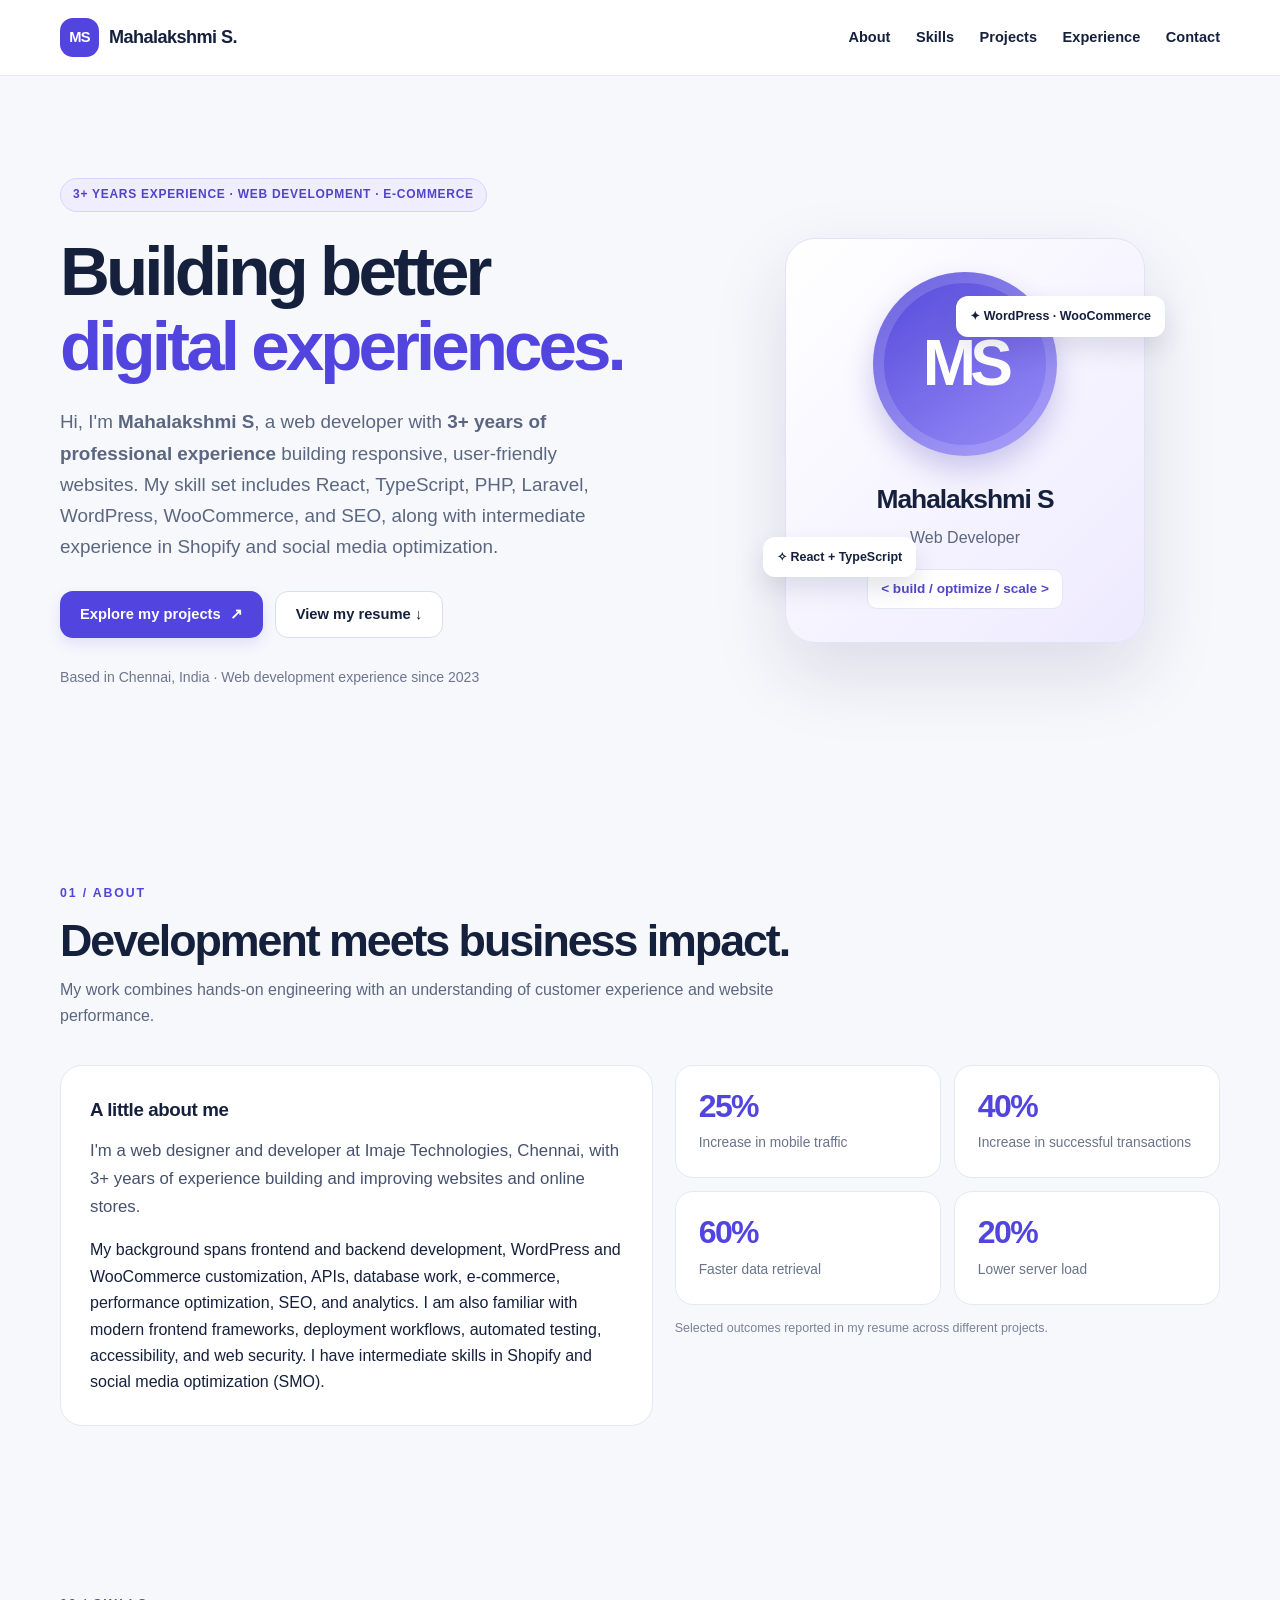
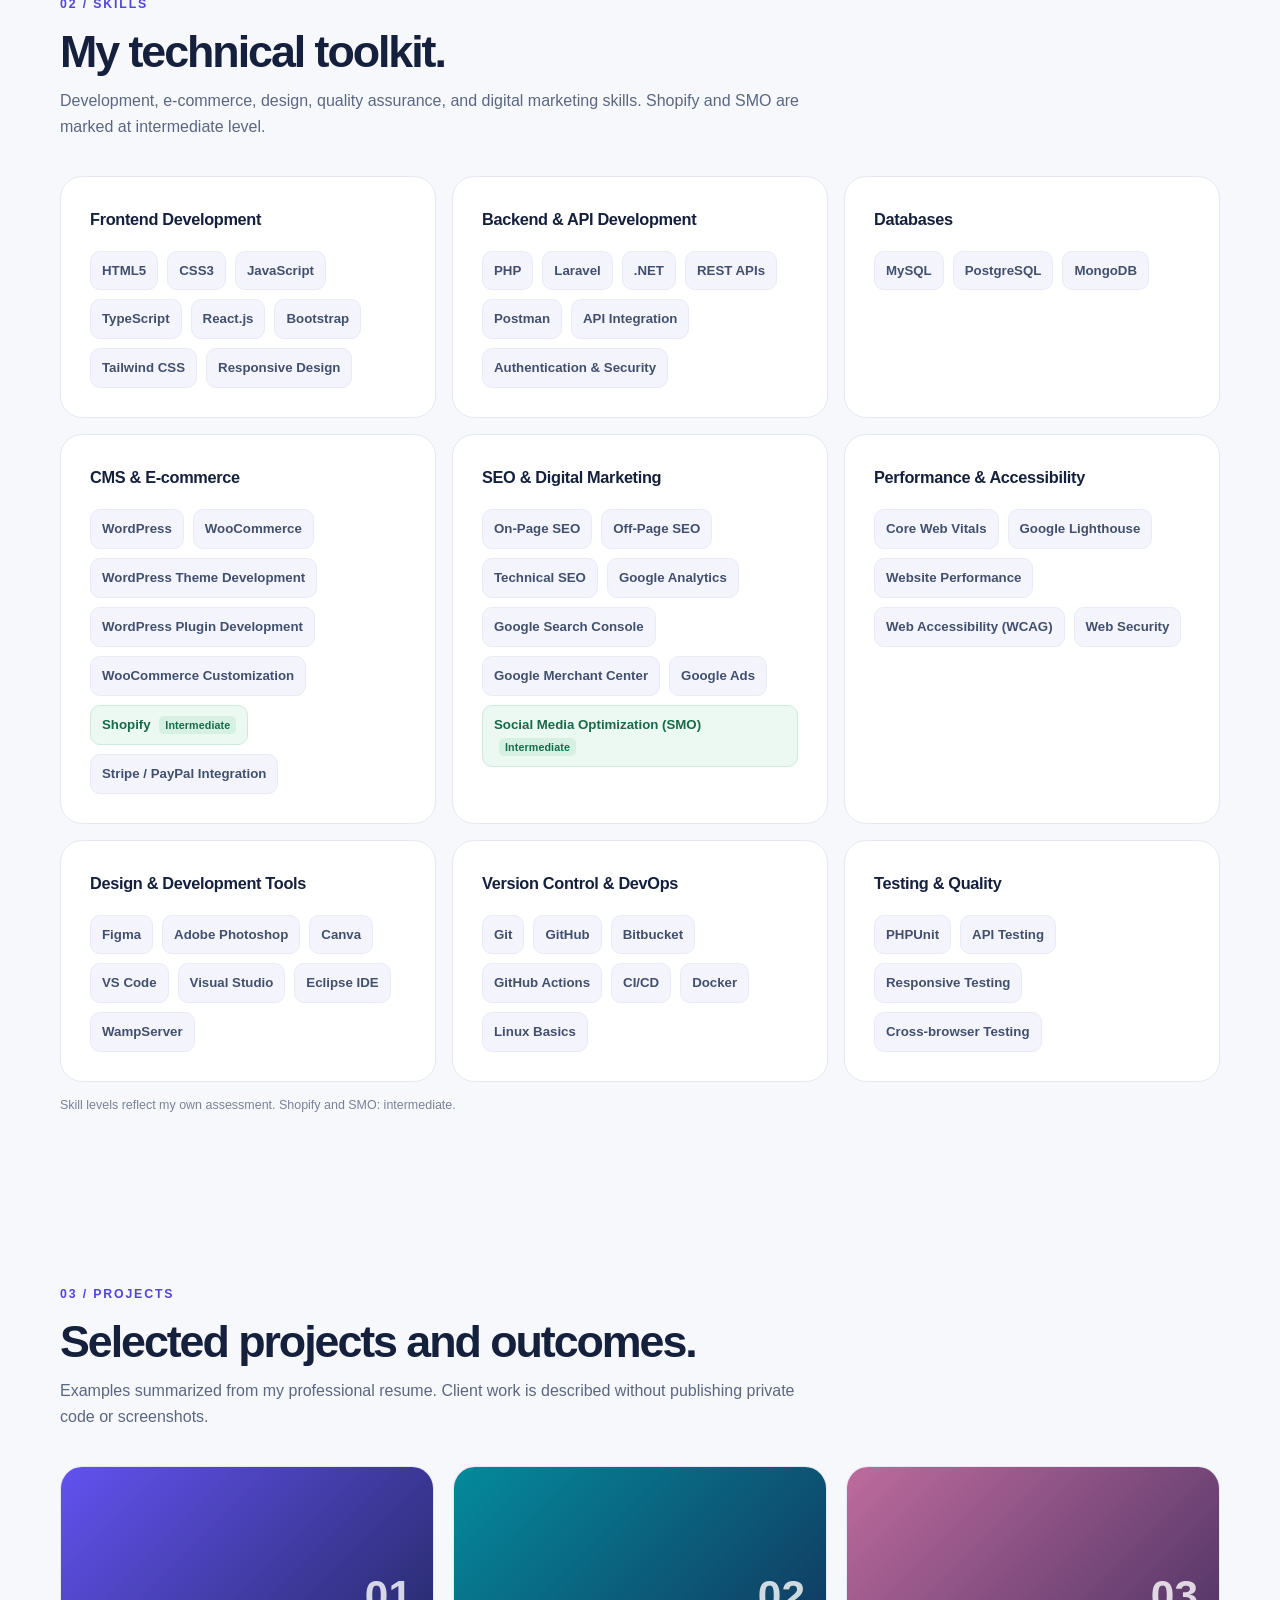
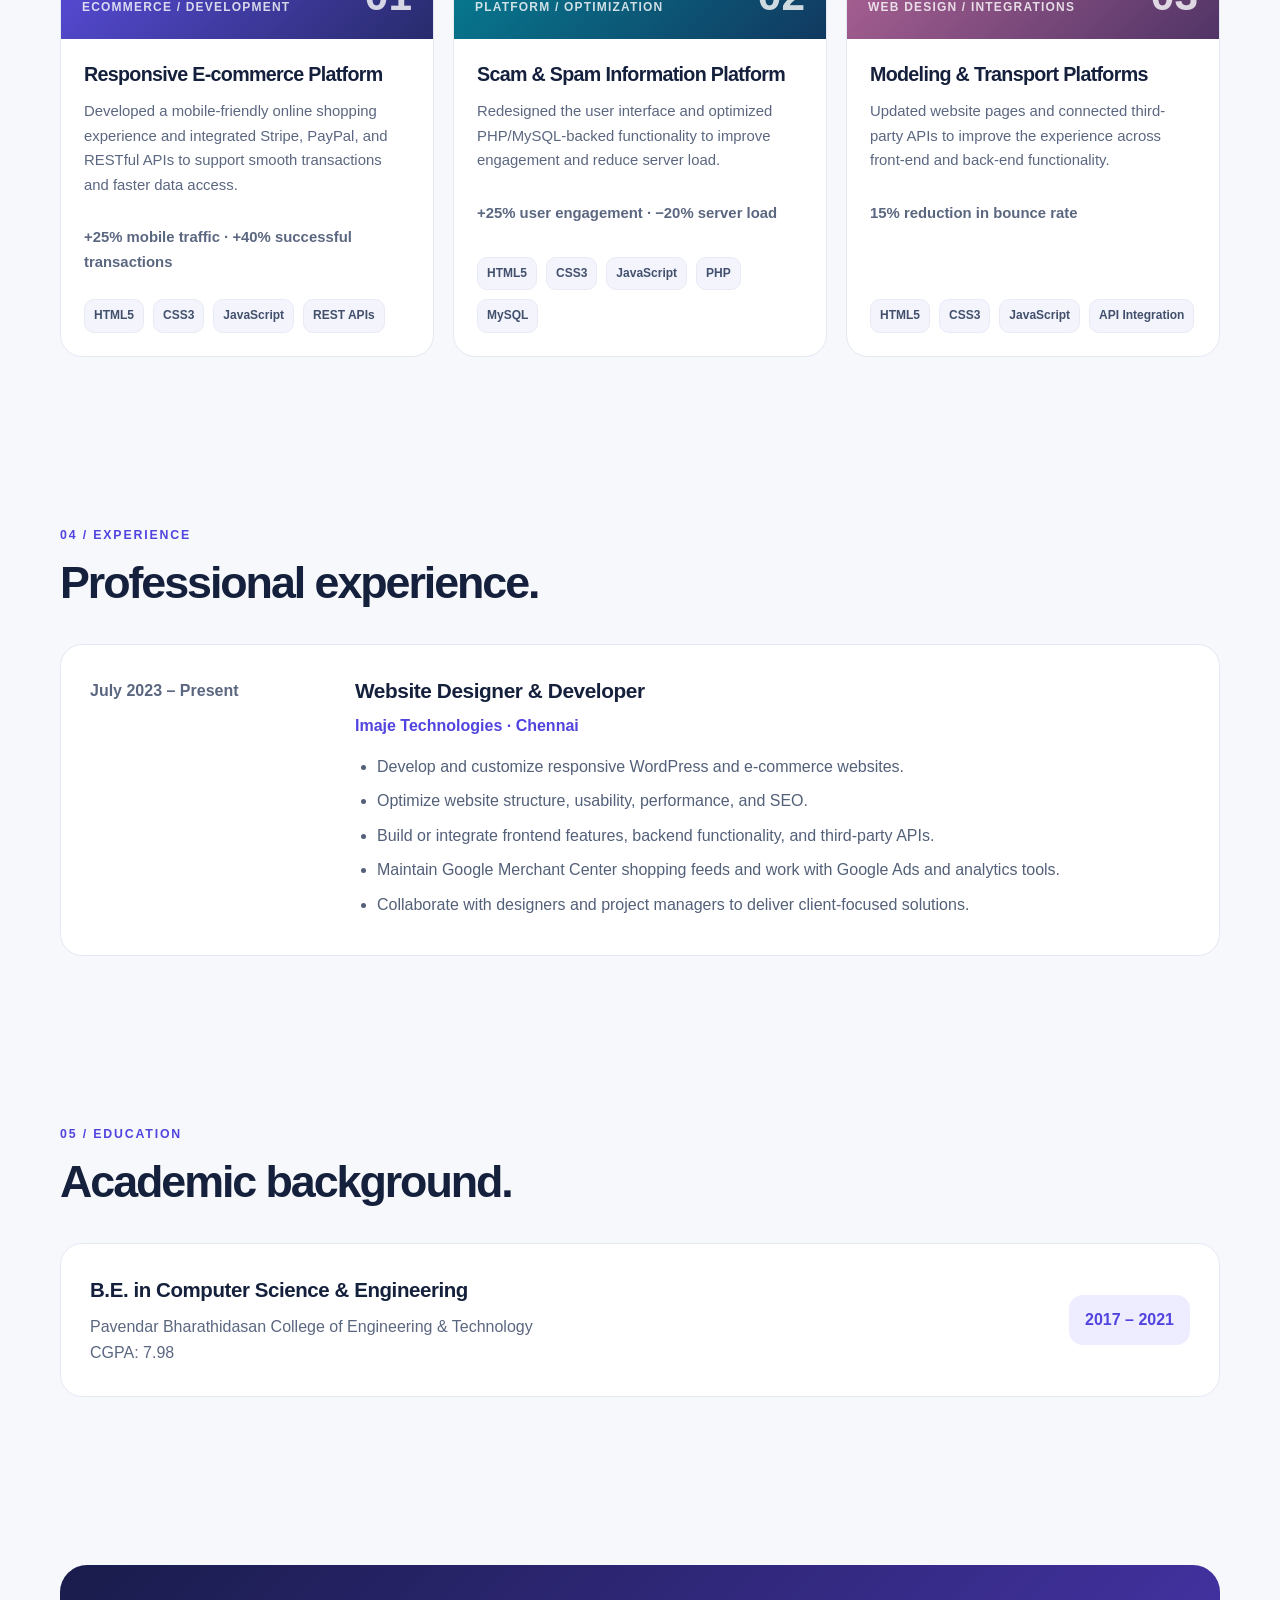
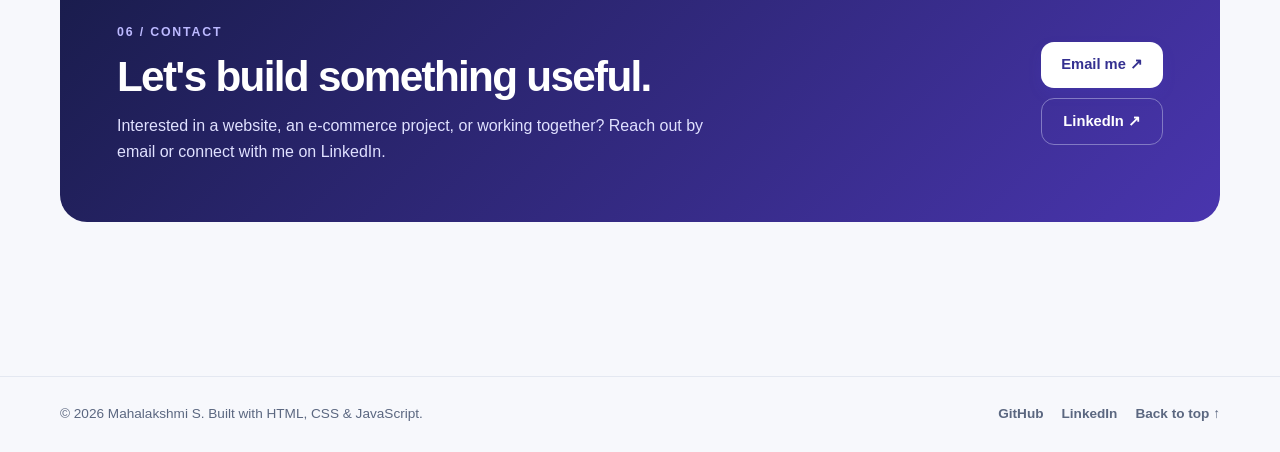
<file: index.html>
<!doctype html>
<html lang="en">
<head>
  <meta charset="utf-8">
  <meta name="viewport" content="width=device-width, initial-scale=1">
  <meta name="theme-color" content="#101a35">
  <meta name="description" content="Mahalakshmi S is a web developer with 3+ years of experience across React, TypeScript, PHP, Laravel, WordPress, WooCommerce, Shopify, SEO, and web performance.">
  <meta property="og:type" content="website">
  <meta property="og:title" content="Mahalakshmi S | Web Developer & E-commerce Specialist">
  <meta property="og:description" content="Explore the web development projects, modern technology stack, e-commerce skills, and measurable impact of Mahalakshmi S.">
  <title>Mahalakshmi S | Web Developer & E-commerce Specialist</title>
  <style>
    :root {
      --bg: #f7f8fc; --surface: #fff; --ink: #15203c; --muted: #5b6780;
      --line: #e4e8f1; --primary: #5144df; --primary-dark: #3e32b5;
      --soft: #eeecff; --mint: #dff8ec; --radius: 22px;
    }
    * { box-sizing: border-box; }
    html { scroll-behavior: smooth; scroll-padding-top: 90px; }
    body { margin: 0; background: var(--bg); color: var(--ink);
      font-family: Inter, ui-sans-serif, -apple-system, BlinkMacSystemFont, "Segoe UI", Arial, sans-serif;
      line-height: 1.65; -webkit-font-smoothing: antialiased; }
    a { color: inherit; text-decoration: none; }
    button, a { -webkit-tap-highlight-color: transparent; }
    a:focus-visible, summary:focus-visible { outline: 3px solid #e0a83b; outline-offset: 5px; }
    .skip { position: absolute; left: 10px; top: -100px; padding: 10px 18px; z-index: 20; background: white; }
    .skip:focus { top: 12px; }
    .container { width: min(1160px, calc(100% - 44px)); margin-inline: auto; }
    .site-header { position: sticky; top: 0; z-index: 12; background: rgba(255,255,255,.94);
      backdrop-filter: blur(15px); border-bottom: 1px solid var(--line); }
    .nav { display: flex; align-items: center; justify-content: space-between; min-height: 75px; gap: 20px; }
    .brand { display: flex; align-items: center; gap: 10px; font-weight: 850; letter-spacing: -.03em; font-size: 1.13rem; }
    .brand-mark { display: grid; place-items: center; width: 39px; height: 39px; border-radius: 13px;
      color: white; background: var(--primary); font-size: .92rem; letter-spacing: -.06em; }
    .nav-links { display: flex; align-items: center; gap: clamp(16px, 2vw, 31px); font-size: .91rem; font-weight: 650; }
    .nav-links a:hover, .foot-links a:hover { color: var(--primary); }
    .mobile-nav { display: none; }
    .button { display: inline-flex; align-items: center; justify-content: center; gap: 9px;
      padding: 13px 20px; border-radius: 13px; background: var(--primary); color: white;
      font-size: .92rem; font-weight: 750; line-height: 1.3; box-shadow: 0 6px 14px rgba(81,68,223,.13); }
    .button:hover { background: var(--primary-dark); transform: translateY(-1px); }
    .button.secondary { background: white; color: var(--ink); border: 1px solid #d9deeb; box-shadow: none; }
    .button.secondary:hover { background: var(--soft); }
    .eyebrow { color: var(--primary); font-size: .77rem; letter-spacing: .15em; text-transform: uppercase; font-weight: 850; }
    .hero { padding: 102px 0 95px; overflow: hidden; }
    .hero-grid { display: grid; grid-template-columns: minmax(0,1.06fr) minmax(300px,.94fr); gap: clamp(32px,6vw,75px); align-items: center; }
    .status { display: inline-block; border: 1px solid #d9d4ff; background: #efedff; color: #5144c9;
      border-radius: 999px; padding: 6px 12px; font-size: .75rem; font-weight: 800; letter-spacing: .06em; text-transform: uppercase; }
    h1, h2, h3, p { margin-top: 0; }
    h1 { font-size: clamp(2.7rem, 5.4vw, 4.9rem); line-height: 1.09; letter-spacing: -.057em; margin: 22px 0 22px; }
    .gradient { color: var(--primary); }
    .hero-intro { color: var(--muted); font-size: clamp(1.04rem,1.7vw,1.18rem); max-width: 600px; }
    .hero-actions { display: flex; flex-wrap: wrap; gap: 12px; margin-top: 29px; }
    .hero-footnote { margin-top: 28px; color: #6e7690; font-size: .88rem; }
    .hero-visual { position: relative; min-height: 455px; display: grid; place-items: center; }
    .halo { position: absolute; width: 370px; height: 370px; background: radial-gradient(circle, #dedaff 0, #edf0ff 53%, transparent 71%);
      filter: blur(3px); border-radius: 50%; }
    .profile-card { position: relative; width: min(360px, 100%); min-height: 405px; border: 1px solid #e3e1f6; border-radius: 30px;
      box-shadow: 0 30px 75px rgba(29,32,88,.13); background: linear-gradient(135deg,#fff 0%,#eeeaff 100%);
      padding: 30px; display: flex; flex-direction: column; align-items: center; justify-content: center; text-align: center; }
    .portrait { display: grid; place-items: center; width: 184px; height: 184px; border-radius: 50%;
      background: linear-gradient(145deg,#5247d9,#9c91f9); color: #fff; font-size: 4rem; font-weight: 900; letter-spacing: -.09em;
      box-shadow: inset 0 0 0 11px rgba(255,255,255,.15), 0 14px 28px rgba(68,54,175,.24); }
    .profile-card h2 { margin: 22px 0 0; font-size: 1.65rem; letter-spacing: -.04em; }
    .profile-card p { margin: 3px 0 18px; color: var(--muted); }
    .code-tag { background: #fff; padding: 8px 13px; border-radius: 10px; color: #5247c8; font-size: .85rem; font-weight: 800; border: 1px solid var(--line); }
    .float-tag { position: absolute; right: -21px; top: 57px; padding: 10px 14px; border-radius: 12px;
      background: #fff; box-shadow: 0 12px 25px rgba(45,47,88,.13); font-size: .78rem; font-weight: 800; }
    .float-tag.bottom { right: auto; left: -23px; top: auto; bottom: 65px; }
    section.content { padding: 84px 0; }
    .section-heading { max-width: 760px; margin-bottom: 35px; }
    .section-heading h2 { margin: 11px 0 10px; font-size: clamp(2rem,3.5vw,3rem); line-height: 1.18; letter-spacing: -.046em; }
    .section-heading p { color: var(--muted); margin-bottom: 0; }
    .about-grid { display: grid; grid-template-columns: 1fr .92fr; gap: 22px; }
    .panel { background: var(--surface); border: 1px solid var(--line); border-radius: var(--radius); padding: 29px; }
    .panel p:last-child { margin-bottom: 0; }
    .panel h3 { margin-bottom: 12px; letter-spacing: -.02em; }
    .lead { font-size: 1.05rem; color: #45516d; }
    .metrics { display: grid; grid-template-columns: repeat(2,1fr); gap: 13px; }
    .metric { padding: 23px; background: #fff; border: 1px solid var(--line); border-radius: 18px; }
    .metric strong { display: block; font-size: 2rem; color: var(--primary); line-height: 1.1; letter-spacing: -.05em; }
    .metric span { display: block; font-size: .86rem; color: #69738a; margin-top: 8px; }
    .note { font-size: .78rem; color: #798298; margin: 13px 0 0; }
    .skills-grid { display: grid; grid-template-columns: repeat(3,1fr); gap: 16px; }
    .skill h3 { font-size: 1.02rem; margin-bottom: 18px; }
    .chips { display: flex; flex-wrap: wrap; gap: 9px; }
    .chip { background: #f4f5fc; color: #42506d; padding: 8px 11px; border-radius: 10px; border: 1px solid #e8eaf5;
      font-size: .83rem; font-weight: 700; }
    .chip-intermediate { background: #ecf8f2; color: #176b4a; border-color: #ccebdc; }
    .chip-intermediate small { font-size: .67rem; font-weight: 850; letter-spacing: .01em; margin-left: 5px; padding: 3px 6px; border-radius: 5px; background: #d6f1e3; }
    .project-grid { display: grid; grid-template-columns: repeat(3, minmax(0,1fr)); gap: 19px; }
    .project { display: flex; flex-direction: column; overflow: hidden; padding: 0; }
    .project-art { display: flex; justify-content: space-between; align-items: flex-end; min-height: 172px;
      padding: 21px; color: white; background: linear-gradient(135deg,#6252ef,#282b6c); }
    .project:nth-child(2) .project-art { background: linear-gradient(135deg,#048a9c,#113960); }
    .project:nth-child(3) .project-art { background: linear-gradient(135deg,#be6b9d,#513466); }
    .project-art span { opacity: .8; font-weight: 850; letter-spacing: .1em; font-size: .75rem; }
    .project-art strong { font-size: 2.65rem; line-height: 1; opacity: .8; }
    .project-body { padding: 23px; display: flex; flex-direction: column; flex: 1; }
    .project h3 { font-size: 1.23rem; line-height: 1.3; letter-spacing: -.035em; margin-bottom: 12px; }
    .project p { color: var(--muted); font-size: .93rem; }
    .project .chips { margin-top: auto; padding-top: 10px; }
    .project .chip { font-size: .75rem; padding: 6px 9px; }
    .project-outcome { color: var(--primary); font-size: .86rem; font-weight: 800; margin-top: 13px; }
    .experience { display: grid; grid-template-columns: 240px 1fr; gap: 25px; }
    .experience-date { color: var(--muted); font-weight: 700; padding-top: 4px; }
    .experience h3 { margin: 0; font-size: 1.3rem; }
    .company { color: var(--primary); font-weight: 800; margin: 4px 0 15px; }
    .experience ul { margin: 0; padding-left: 22px; color: #536079; }
    .experience li { margin: 8px 0; }
    .education-card { display: flex; justify-content: space-between; gap: 25px; align-items: center; }
    .education-card h3 { font-size: 1.28rem; margin-bottom: 7px; }
    .education-card p { color: var(--muted); margin: 0; }
    .edu-year { flex-shrink: 0; border-radius: 14px; background: var(--soft); color: var(--primary); padding: 12px 16px; font-weight: 800; }
    .contact-box { background: linear-gradient(135deg,#191c4b,#4935ae); color: white;
      padding: clamp(30px,6vw,57px); border-radius: 27px; display: grid; grid-template-columns: 1fr auto; gap: 24px; align-items: center; }
    .contact-box .eyebrow { color: #bcb9ff; }
    .contact-box h2 { font-size: clamp(1.7rem, 3.3vw, 2.8rem); line-height: 1.2; letter-spacing: -.04em; margin: 10px 0; }
    .contact-box p { color: #e0e1ff; max-width: 590px; margin-bottom: 0; }
    .contact-actions { display: flex; flex-direction: column; gap: 10px; }
    .contact-actions .button { background: white; color: #343090; }
    .contact-actions .button.secondary { color: white; background: transparent; border-color: #827ac4; }
    .site-footer { border-top: 1px solid var(--line); margin-top: 70px; padding: 26px 0; font-size: .85rem; color: var(--muted); }
    .footer-inner { display: flex; justify-content: space-between; gap: 15px; flex-wrap: wrap; }
    .foot-links { display: flex; gap: 18px; font-weight: 700; }
    @media (max-width: 930px) {
      .hero-grid { grid-template-columns: 1fr 1fr; gap: 26px; }
      .float-tag { right: -5px; } .float-tag.bottom { left: -5px; }
      .skills-grid { grid-template-columns: repeat(2,1fr); }
      .project-grid { grid-template-columns: repeat(2,1fr); }
    }
    @media (max-width: 720px) {
      .nav { min-height: 65px; }
      .nav-links { display: none; }
      .mobile-nav { display: block; position: relative; }
      .mobile-nav summary { list-style: none; border: 1px solid var(--line); border-radius: 11px; padding: 7px 12px;
        font-size: .93rem; cursor: pointer; font-weight: 750; }
      .mobile-nav summary::-webkit-details-marker { display: none; }
      .mobile-nav[open] .mobile-list { position: absolute; top: 41px; right: 0; width: 210px;
        background: white; box-shadow: 0 15px 35px #1e2a4830; border: 1px solid var(--line); border-radius: 13px; padding: 9px; }
      .mobile-list a { display: block; padding: 10px; border-radius: 8px; font-weight: 650; }
      .mobile-list a:hover { background: var(--soft); }
      .hero { padding: 55px 0 55px; }
      .hero-grid, .about-grid, .experience, .contact-box { grid-template-columns: 1fr; }
      .hero-visual { min-height: 400px; }
      .profile-card { width: min(355px, calc(100% - 34px)); }
      section.content { padding: 57px 0; }
      .project-grid, .skills-grid { grid-template-columns: 1fr; }
      .contact-actions { flex-direction: row; flex-wrap: wrap; }
      .education-card { align-items: flex-start; }
    }
    @media (max-width: 420px) {
      .container { width: min(100% - 30px, 1160px); }
      .hero-visual { min-height: 365px; }
      .profile-card { min-height: 350px; padding: 22px; }
      .portrait { width: 150px; height: 150px; font-size: 3.25rem; }
      .metrics { gap: 8px; } .metric { padding: 16px; }
      .metric strong { font-size: 1.65rem; }
      .education-card { flex-direction: column; }
      .float-tag { display: none; }
    }
    @media (prefers-reduced-motion: reduce) {
      html { scroll-behavior: auto; }
      *, *::before, *::after { animation: none !important; transition: none !important; }
    }
  </style>
</head>
<body>
  <a class="skip" href="#main">Skip to content</a>
  <header class="site-header">
    <nav class="nav container" aria-label="Main navigation">
      <a class="brand" href="#home" aria-label="Mahalakshmi S, home"><span class="brand-mark">MS</span> Mahalakshmi S.</a>
      <div class="nav-links">
        <a href="#about">About</a><a href="#skills">Skills</a><a href="#projects">Projects</a>
        <a href="#experience">Experience</a><a href="#contact">Contact</a>
      </div>
      <details class="mobile-nav">
        <summary>Menu ☰</summary>
        <div class="mobile-list">
          <a href="#about">About</a><a href="#skills">Skills</a><a href="#projects">Projects</a>
          <a href="#experience">Experience</a><a href="#contact">Contact</a>
        </div>
      </details>
    </nav>
  </header>
  <main id="main">
    <section id="home" class="hero">
      <div class="container hero-grid">
        <div>
          <span class="status">3+ Years Experience · Web Development · E-commerce</span>
          <h1>Building better<br><span class="gradient">digital experiences.</span></h1>
          <p class="hero-intro">Hi, I'm <strong>Mahalakshmi S</strong>, a web developer with <strong>3+ years of professional experience</strong> building responsive, user-friendly websites. My skill set includes React, TypeScript, PHP, Laravel, WordPress, WooCommerce, and SEO, along with intermediate experience in Shopify and social media optimization.</p>
          <div class="hero-actions">
            <a class="button" href="#projects">Explore my projects <span aria-hidden="true">↗</span></a>
            <a class="button secondary" href="MahalakshmiS_resume.pdf" target="_blank" rel="noopener">View my resume ↓</a>
          </div>
          <p class="hero-footnote">Based in Chennai, India · Web development experience since 2023</p>
        </div>
        <div class="hero-visual" aria-label="Mahalakshmi profile illustration">
          <div class="halo" aria-hidden="true"></div>
          <div class="profile-card">
            <span class="float-tag" aria-hidden="true">✦ WordPress · WooCommerce</span>
            <div class="portrait" aria-label="Mahalakshmi S initials">MS</div>
            <h2>Mahalakshmi S</h2><p>Web Developer</p>
            <span class="code-tag">&lt; build / optimize / scale &gt;</span>
            <span class="float-tag bottom" aria-hidden="true">✧ React + TypeScript</span>
          </div>
        </div>
      </div>
    </section>
    <section id="about" class="content">
      <div class="container">
        <div class="section-heading"><div class="eyebrow">01 / About</div>
          <h2>Development meets business impact.</h2>
          <p>My work combines hands-on engineering with an understanding of customer experience and website performance.</p>
        </div>
        <div class="about-grid">
          <div class="panel">
            <h3>A little about me</h3>
            <p class="lead">I'm a web designer and developer at Imaje Technologies, Chennai, with 3+ years of experience building and improving websites and online stores.</p>
            <p>My background spans frontend and backend development, WordPress and WooCommerce customization, APIs, database work, e-commerce, performance optimization, SEO, and analytics. I am also familiar with modern frontend frameworks, deployment workflows, automated testing, accessibility, and web security. I have intermediate skills in Shopify and social media optimization (SMO).</p>
          </div>
          <div>
            <div class="metrics" aria-label="Reported project outcomes">
              <div class="metric"><strong>25%</strong><span>Increase in mobile traffic</span></div>
              <div class="metric"><strong>40%</strong><span>Increase in successful transactions</span></div>
              <div class="metric"><strong>60%</strong><span>Faster data retrieval</span></div>
              <div class="metric"><strong>20%</strong><span>Lower server load</span></div>
            </div>
            <p class="note">Selected outcomes reported in my resume across different projects.</p>
          </div>
        </div>
      </div>
    </section>
    <section id="skills" class="content">
      <div class="container">
        <div class="section-heading"><div class="eyebrow">02 / Skills</div><h2>My technical toolkit.</h2>
          <p>Development, e-commerce, design, quality assurance, and digital marketing skills. Shopify and SMO are marked at intermediate level.</p></div>
        <div class="skills-grid">
          <article class="panel skill"><h3>Frontend Development</h3><div class="chips">
            <span class="chip">HTML5</span>
            <span class="chip">CSS3</span>
            <span class="chip">JavaScript</span>
            <span class="chip">TypeScript</span>
            <span class="chip">React.js</span>
            <span class="chip">Bootstrap</span>
            <span class="chip">Tailwind CSS</span>
            <span class="chip">Responsive Design</span>
          </div></article>
          <article class="panel skill"><h3>Backend &amp; API Development</h3><div class="chips">
            <span class="chip">PHP</span>
            <span class="chip">Laravel</span>
            <span class="chip">.NET</span>
            <span class="chip">REST APIs</span>
            <span class="chip">Postman</span>
            <span class="chip">API Integration</span>
            <span class="chip">Authentication &amp; Security</span>
          </div></article>
          <article class="panel skill"><h3>Databases</h3><div class="chips">
            <span class="chip">MySQL</span>
            <span class="chip">PostgreSQL</span>
            <span class="chip">MongoDB</span>
          </div></article>
          <article class="panel skill"><h3>CMS &amp; E-commerce</h3><div class="chips">
            <span class="chip">WordPress</span>
            <span class="chip">WooCommerce</span>
            <span class="chip">WordPress Theme Development</span>
            <span class="chip">WordPress Plugin Development</span>
            <span class="chip">WooCommerce Customization</span>
            <span class="chip chip-intermediate">Shopify <small>Intermediate</small></span>
            <span class="chip">Stripe / PayPal Integration</span>
          </div></article>
          <article class="panel skill"><h3>SEO &amp; Digital Marketing</h3><div class="chips">
            <span class="chip">On-Page SEO</span>
            <span class="chip">Off-Page SEO</span>
            <span class="chip">Technical SEO</span>
            <span class="chip">Google Analytics</span>
            <span class="chip">Google Search Console</span>
            <span class="chip">Google Merchant Center</span>
            <span class="chip">Google Ads</span>
            <span class="chip chip-intermediate">Social Media Optimization (SMO) <small>Intermediate</small></span>
          </div></article>
          <article class="panel skill"><h3>Performance &amp; Accessibility</h3><div class="chips">
            <span class="chip">Core Web Vitals</span>
            <span class="chip">Google Lighthouse</span>
            <span class="chip">Website Performance</span>
            <span class="chip">Web Accessibility (WCAG)</span>
            <span class="chip">Web Security</span>
          </div></article>
          <article class="panel skill"><h3>Design &amp; Development Tools</h3><div class="chips">
            <span class="chip">Figma</span>
            <span class="chip">Adobe Photoshop</span>
            <span class="chip">Canva</span>
            <span class="chip">VS Code</span>
            <span class="chip">Visual Studio</span>
            <span class="chip">Eclipse IDE</span>
            <span class="chip">WampServer</span>
          </div></article>
          <article class="panel skill"><h3>Version Control &amp; DevOps</h3><div class="chips">
            <span class="chip">Git</span>
            <span class="chip">GitHub</span>
            <span class="chip">Bitbucket</span>
            <span class="chip">GitHub Actions</span>
            <span class="chip">CI/CD</span>
            <span class="chip">Docker</span>
            <span class="chip">Linux Basics</span>
          </div></article>
          <article class="panel skill"><h3>Testing &amp; Quality</h3><div class="chips">
            <span class="chip">PHPUnit</span>
            <span class="chip">API Testing</span>
            <span class="chip">Responsive Testing</span>
            <span class="chip">Cross-browser Testing</span>
          </div></article>
        </div>
        <p class="note">Skill levels reflect my own assessment. Shopify and SMO: intermediate.</p>
      </div>
    </section>
    <section id="projects" class="content">
      <div class="container">
        <div class="section-heading"><div class="eyebrow">03 / Projects</div><h2>Selected projects and outcomes.</h2>
          <p>Examples summarized from my professional resume. Client work is described without publishing private code or screenshots.</p></div>
        <div class="project-grid">
          <article class="panel project">
            <div class="project-art" aria-hidden="true"><span>ECOMMERCE / DEVELOPMENT</span><strong>01</strong></div>
            <div class="project-body"><h3>Responsive E-commerce Platform</h3>
              <p>Developed a mobile-friendly online shopping experience and integrated Stripe, PayPal, and RESTful APIs to support smooth transactions and faster data access.</p>
              <p class="project-outcome">+25% mobile traffic · +40% successful transactions</p>
              <div class="chips"><span class="chip">HTML5</span><span class="chip">CSS3</span><span class="chip">JavaScript</span><span class="chip">REST APIs</span></div>
            </div>
          </article>
          <article class="panel project">
            <div class="project-art" aria-hidden="true"><span>PLATFORM / OPTIMIZATION</span><strong>02</strong></div>
            <div class="project-body"><h3>Scam & Spam Information Platform</h3>
              <p>Redesigned the user interface and optimized PHP/MySQL-backed functionality to improve engagement and reduce server load.</p>
              <p class="project-outcome">+25% user engagement · −20% server load</p>
              <div class="chips"><span class="chip">HTML5</span><span class="chip">CSS3</span><span class="chip">JavaScript</span><span class="chip">PHP</span><span class="chip">MySQL</span></div>
            </div>
          </article>
          <article class="panel project">
            <div class="project-art" aria-hidden="true"><span>WEB DESIGN / INTEGRATIONS</span><strong>03</strong></div>
            <div class="project-body"><h3>Modeling & Transport Platforms</h3>
              <p>Updated website pages and connected third-party APIs to improve the experience across front-end and back-end functionality.</p>
              <p class="project-outcome">15% reduction in bounce rate</p>
              <div class="chips"><span class="chip">HTML5</span><span class="chip">CSS3</span><span class="chip">JavaScript</span><span class="chip">API Integration</span></div>
            </div>
          </article>
        </div>
      </div>
    </section>
    <section id="experience" class="content">
      <div class="container">
        <div class="section-heading"><div class="eyebrow">04 / Experience</div><h2>Professional experience.</h2></div>
        <div class="panel experience">
          <div class="experience-date">July 2023 – Present</div>
          <div><h3>Website Designer & Developer</h3>
            <p class="company">Imaje Technologies · Chennai</p>
            <ul>
              <li>Develop and customize responsive WordPress and e-commerce websites.</li>
              <li>Optimize website structure, usability, performance, and SEO.</li>
              <li>Build or integrate frontend features, backend functionality, and third-party APIs.</li>
              <li>Maintain Google Merchant Center shopping feeds and work with Google Ads and analytics tools.</li>
              <li>Collaborate with designers and project managers to deliver client-focused solutions.</li>
            </ul>
          </div>
        </div>
      </div>
    </section>
    <section id="education" class="content">
      <div class="container">
        <div class="section-heading"><div class="eyebrow">05 / Education</div><h2>Academic background.</h2></div>
        <div class="panel education-card">
          <div><h3>B.E. in Computer Science & Engineering</h3>
            <p>Pavendar Bharathidasan College of Engineering & Technology</p>
            <p>CGPA: 7.98</p>
          </div>
          <span class="edu-year">2017 – 2021</span>
        </div>
      </div>
    </section>
    <section id="contact" class="content">
      <div class="container">
        <div class="contact-box">
          <div><div class="eyebrow">06 / Contact</div><h2>Let's build something useful.</h2>
            <p>Interested in a website, an e-commerce project, or working together? Reach out by email or connect with me on LinkedIn.</p>
          </div>
          <div class="contact-actions">
            <a class="button" href="mailto:mahalakshmics99@gmail.com">Email me ↗</a>
            <a class="button secondary" href="https://www.linkedin.com/in/mahacs" target="_blank" rel="noopener noreferrer">LinkedIn ↗</a>
          </div>
        </div>
      </div>
    </section>
  </main>
  <footer class="site-footer">
    <div class="container footer-inner">
      <span>© <span id="year">2026</span> Mahalakshmi S. Built with HTML, CSS & JavaScript.</span>
      <div class="foot-links"><a href="https://github.com/maha-sp" target="_blank" rel="noopener noreferrer">GitHub</a>
        <a href="https://www.linkedin.com/in/mahacs" target="_blank" rel="noopener noreferrer">LinkedIn</a>
        <a href="#home">Back to top ↑</a></div>
    </div>
  </footer>
  <script>
    document.getElementById('year').textContent = new Date().getFullYear();
    document.querySelectorAll('.mobile-list a').forEach(link => {
      link.addEventListener('click', () => {
        const menu = document.querySelector('.mobile-nav');
        if (menu) menu.open = false;
      });
    });
  </script>
</body>
</html>
</file>
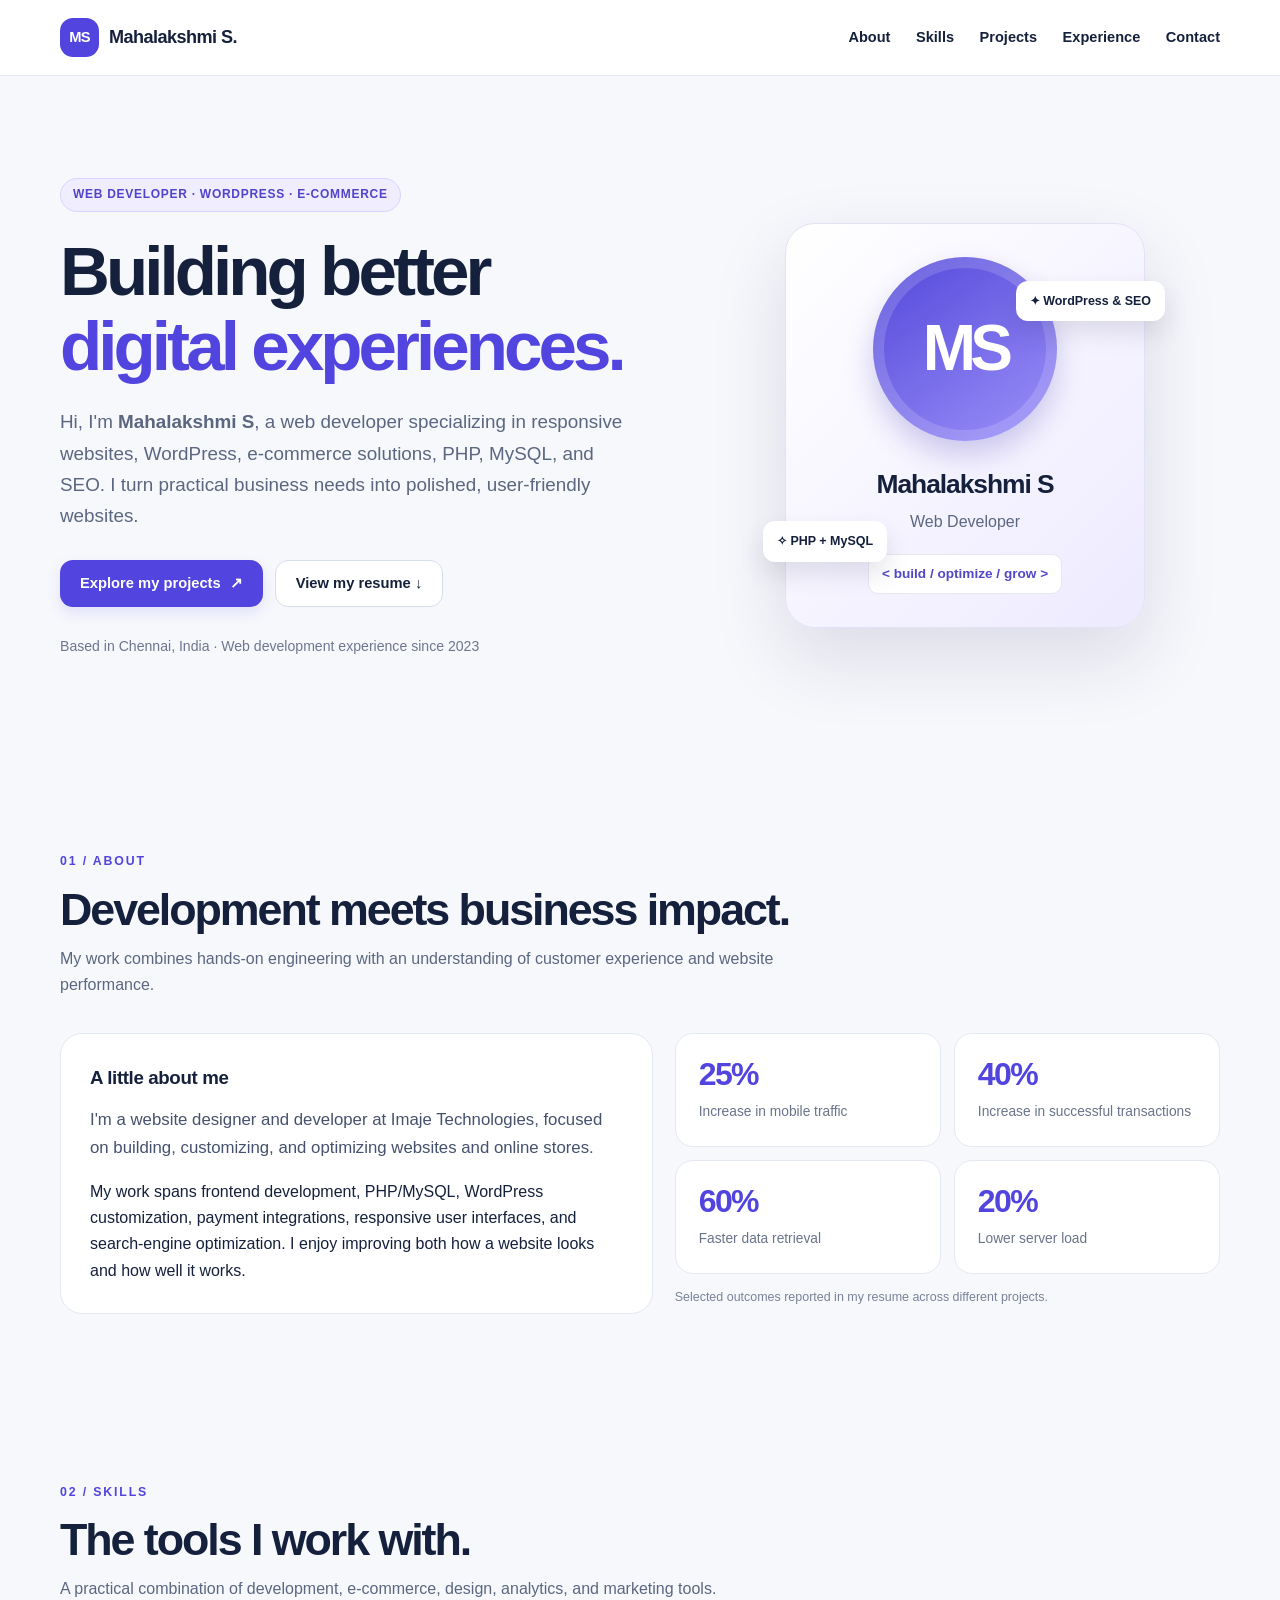
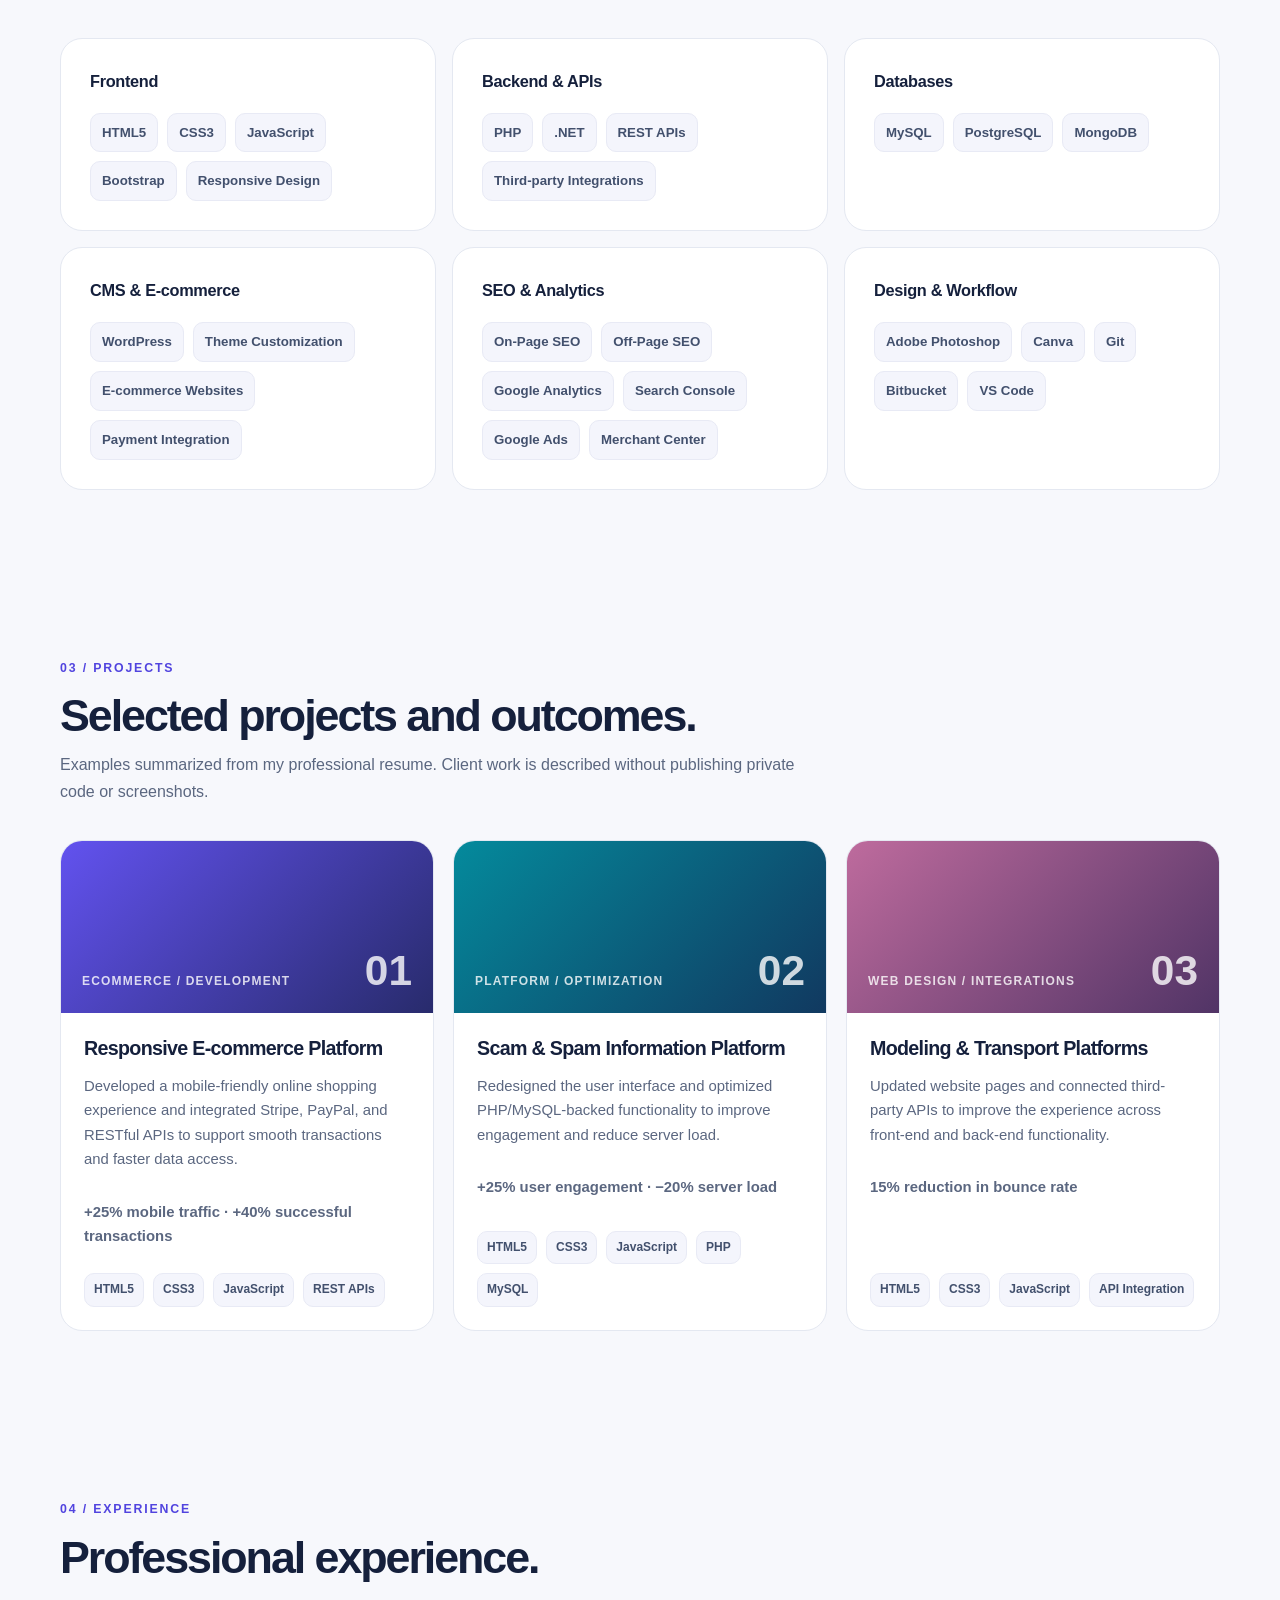
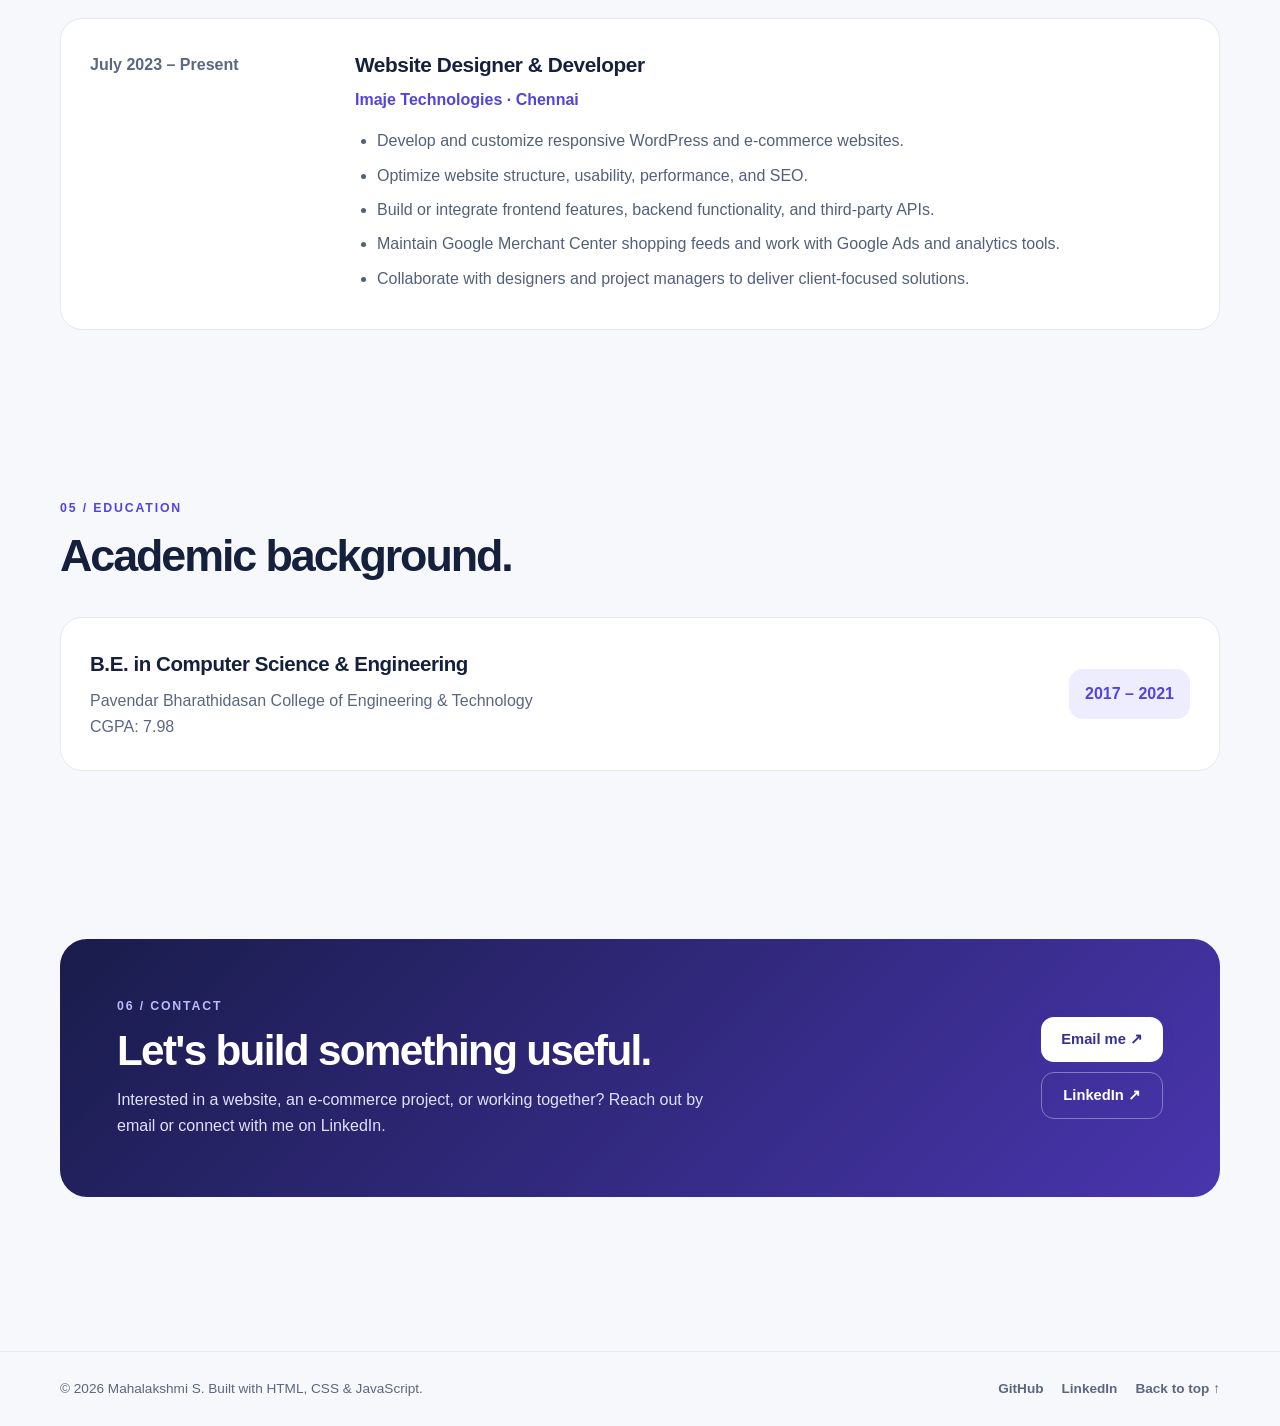
<file: preview.html>
<!doctype html>
<html lang="en">
<head>
  <meta charset="utf-8">
  <meta name="viewport" content="width=device-width, initial-scale=1">
  <meta name="theme-color" content="#101a35">
  <meta name="description" content="Mahalakshmi S is a web developer specializing in WordPress, e-commerce websites, PHP, MySQL, responsive design and SEO.">
  <meta property="og:type" content="website">
  <meta property="og:title" content="Mahalakshmi S | Web Developer & E-commerce Specialist">
  <meta property="og:description" content="Explore the work, skills and professional experience of Mahalakshmi S.">
  <title>Mahalakshmi S | Web Developer & E-commerce Specialist</title>
  <style>
    :root {
      --bg: #f7f8fc; --surface: #fff; --ink: #15203c; --muted: #5b6780;
      --line: #e4e8f1; --primary: #5144df; --primary-dark: #3e32b5;
      --soft: #eeecff; --mint: #dff8ec; --radius: 22px;
    }
    * { box-sizing: border-box; }
    html { scroll-behavior: smooth; scroll-padding-top: 90px; }
    body { margin: 0; background: var(--bg); color: var(--ink);
      font-family: Inter, ui-sans-serif, -apple-system, BlinkMacSystemFont, "Segoe UI", Arial, sans-serif;
      line-height: 1.65; -webkit-font-smoothing: antialiased; }
    a { color: inherit; text-decoration: none; }
    button, a { -webkit-tap-highlight-color: transparent; }
    a:focus-visible, summary:focus-visible { outline: 3px solid #e0a83b; outline-offset: 5px; }
    .skip { position: absolute; left: 10px; top: -100px; padding: 10px 18px; z-index: 20; background: white; }
    .skip:focus { top: 12px; }
    .container { width: min(1160px, calc(100% - 44px)); margin-inline: auto; }
    .site-header { position: sticky; top: 0; z-index: 12; background: rgba(255,255,255,.94);
      backdrop-filter: blur(15px); border-bottom: 1px solid var(--line); }
    .nav { display: flex; align-items: center; justify-content: space-between; min-height: 75px; gap: 20px; }
    .brand { display: flex; align-items: center; gap: 10px; font-weight: 850; letter-spacing: -.03em; font-size: 1.13rem; }
    .brand-mark { display: grid; place-items: center; width: 39px; height: 39px; border-radius: 13px;
      color: white; background: var(--primary); font-size: .92rem; letter-spacing: -.06em; }
    .nav-links { display: flex; align-items: center; gap: clamp(16px, 2vw, 31px); font-size: .91rem; font-weight: 650; }
    .nav-links a:hover, .foot-links a:hover { color: var(--primary); }
    .mobile-nav { display: none; }
    .button { display: inline-flex; align-items: center; justify-content: center; gap: 9px;
      padding: 13px 20px; border-radius: 13px; background: var(--primary); color: white;
      font-size: .92rem; font-weight: 750; line-height: 1.3; box-shadow: 0 6px 14px rgba(81,68,223,.13); }
    .button:hover { background: var(--primary-dark); transform: translateY(-1px); }
    .button.secondary { background: white; color: var(--ink); border: 1px solid #d9deeb; box-shadow: none; }
    .button.secondary:hover { background: var(--soft); }
    .eyebrow { color: var(--primary); font-size: .77rem; letter-spacing: .15em; text-transform: uppercase; font-weight: 850; }
    .hero { padding: 102px 0 95px; overflow: hidden; }
    .hero-grid { display: grid; grid-template-columns: minmax(0,1.06fr) minmax(300px,.94fr); gap: clamp(32px,6vw,75px); align-items: center; }
    .status { display: inline-block; border: 1px solid #d9d4ff; background: #efedff; color: #5144c9;
      border-radius: 999px; padding: 6px 12px; font-size: .75rem; font-weight: 800; letter-spacing: .06em; text-transform: uppercase; }
    h1, h2, h3, p { margin-top: 0; }
    h1 { font-size: clamp(2.7rem, 5.4vw, 4.9rem); line-height: 1.09; letter-spacing: -.057em; margin: 22px 0 22px; }
    .gradient { color: var(--primary); }
    .hero-intro { color: var(--muted); font-size: clamp(1.04rem,1.7vw,1.18rem); max-width: 600px; }
    .hero-actions { display: flex; flex-wrap: wrap; gap: 12px; margin-top: 29px; }
    .hero-footnote { margin-top: 28px; color: #6e7690; font-size: .88rem; }
    .hero-visual { position: relative; min-height: 455px; display: grid; place-items: center; }
    .halo { position: absolute; width: 370px; height: 370px; background: radial-gradient(circle, #dedaff 0, #edf0ff 53%, transparent 71%);
      filter: blur(3px); border-radius: 50%; }
    .profile-card { position: relative; width: min(360px, 100%); min-height: 405px; border: 1px solid #e3e1f6; border-radius: 30px;
      box-shadow: 0 30px 75px rgba(29,32,88,.13); background: linear-gradient(135deg,#fff 0%,#eeeaff 100%);
      padding: 30px; display: flex; flex-direction: column; align-items: center; justify-content: center; text-align: center; }
    .portrait { display: grid; place-items: center; width: 184px; height: 184px; border-radius: 50%;
      background: linear-gradient(145deg,#5247d9,#9c91f9); color: #fff; font-size: 4rem; font-weight: 900; letter-spacing: -.09em;
      box-shadow: inset 0 0 0 11px rgba(255,255,255,.15), 0 14px 28px rgba(68,54,175,.24); }
    .profile-card h2 { margin: 22px 0 0; font-size: 1.65rem; letter-spacing: -.04em; }
    .profile-card p { margin: 3px 0 18px; color: var(--muted); }
    .code-tag { background: #fff; padding: 8px 13px; border-radius: 10px; color: #5247c8; font-size: .85rem; font-weight: 800; border: 1px solid var(--line); }
    .float-tag { position: absolute; right: -21px; top: 57px; padding: 10px 14px; border-radius: 12px;
      background: #fff; box-shadow: 0 12px 25px rgba(45,47,88,.13); font-size: .78rem; font-weight: 800; }
    .float-tag.bottom { right: auto; left: -23px; top: auto; bottom: 65px; }
    section.content { padding: 84px 0; }
    .section-heading { max-width: 760px; margin-bottom: 35px; }
    .section-heading h2 { margin: 11px 0 10px; font-size: clamp(2rem,3.5vw,3rem); line-height: 1.18; letter-spacing: -.046em; }
    .section-heading p { color: var(--muted); margin-bottom: 0; }
    .about-grid { display: grid; grid-template-columns: 1fr .92fr; gap: 22px; }
    .panel { background: var(--surface); border: 1px solid var(--line); border-radius: var(--radius); padding: 29px; }
    .panel p:last-child { margin-bottom: 0; }
    .panel h3 { margin-bottom: 12px; letter-spacing: -.02em; }
    .lead { font-size: 1.05rem; color: #45516d; }
    .metrics { display: grid; grid-template-columns: repeat(2,1fr); gap: 13px; }
    .metric { padding: 23px; background: #fff; border: 1px solid var(--line); border-radius: 18px; }
    .metric strong { display: block; font-size: 2rem; color: var(--primary); line-height: 1.1; letter-spacing: -.05em; }
    .metric span { display: block; font-size: .86rem; color: #69738a; margin-top: 8px; }
    .note { font-size: .78rem; color: #798298; margin: 13px 0 0; }
    .skills-grid { display: grid; grid-template-columns: repeat(3,1fr); gap: 16px; }
    .skill h3 { font-size: 1.02rem; margin-bottom: 18px; }
    .chips { display: flex; flex-wrap: wrap; gap: 9px; }
    .chip { background: #f4f5fc; color: #42506d; padding: 8px 11px; border-radius: 10px; border: 1px solid #e8eaf5;
      font-size: .83rem; font-weight: 700; }
    .project-grid { display: grid; grid-template-columns: repeat(3, minmax(0,1fr)); gap: 19px; }
    .project { display: flex; flex-direction: column; overflow: hidden; padding: 0; }
    .project-art { display: flex; justify-content: space-between; align-items: flex-end; min-height: 172px;
      padding: 21px; color: white; background: linear-gradient(135deg,#6252ef,#282b6c); }
    .project:nth-child(2) .project-art { background: linear-gradient(135deg,#048a9c,#113960); }
    .project:nth-child(3) .project-art { background: linear-gradient(135deg,#be6b9d,#513466); }
    .project-art span { opacity: .8; font-weight: 850; letter-spacing: .1em; font-size: .75rem; }
    .project-art strong { font-size: 2.65rem; line-height: 1; opacity: .8; }
    .project-body { padding: 23px; display: flex; flex-direction: column; flex: 1; }
    .project h3 { font-size: 1.23rem; line-height: 1.3; letter-spacing: -.035em; margin-bottom: 12px; }
    .project p { color: var(--muted); font-size: .93rem; }
    .project .chips { margin-top: auto; padding-top: 10px; }
    .project .chip { font-size: .75rem; padding: 6px 9px; }
    .project-outcome { color: var(--primary); font-size: .86rem; font-weight: 800; margin-top: 13px; }
    .experience { display: grid; grid-template-columns: 240px 1fr; gap: 25px; }
    .experience-date { color: var(--muted); font-weight: 700; padding-top: 4px; }
    .experience h3 { margin: 0; font-size: 1.3rem; }
    .company { color: var(--primary); font-weight: 800; margin: 4px 0 15px; }
    .experience ul { margin: 0; padding-left: 22px; color: #536079; }
    .experience li { margin: 8px 0; }
    .education-card { display: flex; justify-content: space-between; gap: 25px; align-items: center; }
    .education-card h3 { font-size: 1.28rem; margin-bottom: 7px; }
    .education-card p { color: var(--muted); margin: 0; }
    .edu-year { flex-shrink: 0; border-radius: 14px; background: var(--soft); color: var(--primary); padding: 12px 16px; font-weight: 800; }
    .contact-box { background: linear-gradient(135deg,#191c4b,#4935ae); color: white;
      padding: clamp(30px,6vw,57px); border-radius: 27px; display: grid; grid-template-columns: 1fr auto; gap: 24px; align-items: center; }
    .contact-box .eyebrow { color: #bcb9ff; }
    .contact-box h2 { font-size: clamp(1.7rem, 3.3vw, 2.8rem); line-height: 1.2; letter-spacing: -.04em; margin: 10px 0; }
    .contact-box p { color: #e0e1ff; max-width: 590px; margin-bottom: 0; }
    .contact-actions { display: flex; flex-direction: column; gap: 10px; }
    .contact-actions .button { background: white; color: #343090; }
    .contact-actions .button.secondary { color: white; background: transparent; border-color: #827ac4; }
    .site-footer { border-top: 1px solid var(--line); margin-top: 70px; padding: 26px 0; font-size: .85rem; color: var(--muted); }
    .footer-inner { display: flex; justify-content: space-between; gap: 15px; flex-wrap: wrap; }
    .foot-links { display: flex; gap: 18px; font-weight: 700; }
    @media (max-width: 930px) {
      .hero-grid { grid-template-columns: 1fr 1fr; gap: 26px; }
      .float-tag { right: -5px; } .float-tag.bottom { left: -5px; }
      .skills-grid { grid-template-columns: repeat(2,1fr); }
      .project-grid { grid-template-columns: repeat(2,1fr); }
    }
    @media (max-width: 720px) {
      .nav { min-height: 65px; }
      .nav-links { display: none; }
      .mobile-nav { display: block; position: relative; }
      .mobile-nav summary { list-style: none; border: 1px solid var(--line); border-radius: 11px; padding: 7px 12px;
        font-size: .93rem; cursor: pointer; font-weight: 750; }
      .mobile-nav summary::-webkit-details-marker { display: none; }
      .mobile-nav[open] .mobile-list { position: absolute; top: 41px; right: 0; width: 210px;
        background: white; box-shadow: 0 15px 35px #1e2a4830; border: 1px solid var(--line); border-radius: 13px; padding: 9px; }
      .mobile-list a { display: block; padding: 10px; border-radius: 8px; font-weight: 650; }
      .mobile-list a:hover { background: var(--soft); }
      .hero { padding: 55px 0 55px; }
      .hero-grid, .about-grid, .experience, .contact-box { grid-template-columns: 1fr; }
      .hero-visual { min-height: 400px; }
      .profile-card { width: min(355px, calc(100% - 34px)); }
      section.content { padding: 57px 0; }
      .project-grid, .skills-grid { grid-template-columns: 1fr; }
      .contact-actions { flex-direction: row; flex-wrap: wrap; }
      .education-card { align-items: flex-start; }
    }
    @media (max-width: 420px) {
      .container { width: min(100% - 30px, 1160px); }
      .hero-visual { min-height: 365px; }
      .profile-card { min-height: 350px; padding: 22px; }
      .portrait { width: 150px; height: 150px; font-size: 3.25rem; }
      .metrics { gap: 8px; } .metric { padding: 16px; }
      .metric strong { font-size: 1.65rem; }
      .education-card { flex-direction: column; }
      .float-tag { display: none; }
    }
    @media (prefers-reduced-motion: reduce) {
      html { scroll-behavior: auto; }
      *, *::before, *::after { animation: none !important; transition: none !important; }
    }
  </style>
</head>
<body>
  <a class="skip" href="#main">Skip to content</a>
  <header class="site-header">
    <nav class="nav container" aria-label="Main navigation">
      <a class="brand" href="#home" aria-label="Mahalakshmi S, home"><span class="brand-mark">MS</span> Mahalakshmi S.</a>
      <div class="nav-links">
        <a href="#about">About</a><a href="#skills">Skills</a><a href="#projects">Projects</a>
        <a href="#experience">Experience</a><a href="#contact">Contact</a>
      </div>
      <details class="mobile-nav">
        <summary>Menu ☰</summary>
        <div class="mobile-list">
          <a href="#about">About</a><a href="#skills">Skills</a><a href="#projects">Projects</a>
          <a href="#experience">Experience</a><a href="#contact">Contact</a>
        </div>
      </details>
    </nav>
  </header>
  <main id="main">
    <section id="home" class="hero">
      <div class="container hero-grid">
        <div>
          <span class="status">Web Developer · WordPress · E-commerce</span>
          <h1>Building better<br><span class="gradient">digital experiences.</span></h1>
          <p class="hero-intro">Hi, I'm <strong>Mahalakshmi S</strong>, a web developer specializing in responsive websites, WordPress, e-commerce solutions, PHP, MySQL, and SEO. I turn practical business needs into polished, user-friendly websites.</p>
          <div class="hero-actions">
            <a class="button" href="#projects">Explore my projects <span aria-hidden="true">↗</span></a>
            <a class="button secondary" href="MahalakshmiS_resume.pdf" target="_blank" rel="noopener">View my resume ↓</a>
          </div>
          <p class="hero-footnote">Based in Chennai, India · Web development experience since 2023</p>
        </div>
        <div class="hero-visual" aria-label="Mahalakshmi profile illustration">
          <div class="halo" aria-hidden="true"></div>
          <div class="profile-card">
            <span class="float-tag" aria-hidden="true">✦ WordPress & SEO</span>
            <div class="portrait" aria-label="Mahalakshmi S initials">MS</div>
            <h2>Mahalakshmi S</h2><p>Web Developer</p>
            <span class="code-tag">&lt; build / optimize / grow &gt;</span>
            <span class="float-tag bottom" aria-hidden="true">✧ PHP + MySQL</span>
          </div>
        </div>
      </div>
    </section>
    <section id="about" class="content">
      <div class="container">
        <div class="section-heading"><div class="eyebrow">01 / About</div>
          <h2>Development meets business impact.</h2>
          <p>My work combines hands-on engineering with an understanding of customer experience and website performance.</p>
        </div>
        <div class="about-grid">
          <div class="panel">
            <h3>A little about me</h3>
            <p class="lead">I'm a website designer and developer at Imaje Technologies, focused on building, customizing, and optimizing websites and online stores.</p>
            <p>My work spans frontend development, PHP/MySQL, WordPress customization, payment integrations, responsive user interfaces, and search-engine optimization. I enjoy improving both how a website looks and how well it works.</p>
          </div>
          <div>
            <div class="metrics" aria-label="Reported project outcomes">
              <div class="metric"><strong>25%</strong><span>Increase in mobile traffic</span></div>
              <div class="metric"><strong>40%</strong><span>Increase in successful transactions</span></div>
              <div class="metric"><strong>60%</strong><span>Faster data retrieval</span></div>
              <div class="metric"><strong>20%</strong><span>Lower server load</span></div>
            </div>
            <p class="note">Selected outcomes reported in my resume across different projects.</p>
          </div>
        </div>
      </div>
    </section>
    <section id="skills" class="content">
      <div class="container">
        <div class="section-heading"><div class="eyebrow">02 / Skills</div><h2>The tools I work with.</h2>
          <p>A practical combination of development, e-commerce, design, analytics, and marketing tools.</p></div>
        <div class="skills-grid">
          <article class="panel skill"><h3>Frontend</h3><div class="chips"><span class="chip">HTML5</span><span class="chip">CSS3</span><span class="chip">JavaScript</span><span class="chip">Bootstrap</span><span class="chip">Responsive Design</span></div></article>
          <article class="panel skill"><h3>Backend & APIs</h3><div class="chips"><span class="chip">PHP</span><span class="chip">.NET</span><span class="chip">REST APIs</span><span class="chip">Third-party Integrations</span></div></article>
          <article class="panel skill"><h3>Databases</h3><div class="chips"><span class="chip">MySQL</span><span class="chip">PostgreSQL</span><span class="chip">MongoDB</span></div></article>
          <article class="panel skill"><h3>CMS & E-commerce</h3><div class="chips"><span class="chip">WordPress</span><span class="chip">Theme Customization</span><span class="chip">E-commerce Websites</span><span class="chip">Payment Integration</span></div></article>
          <article class="panel skill"><h3>SEO & Analytics</h3><div class="chips"><span class="chip">On-Page SEO</span><span class="chip">Off-Page SEO</span><span class="chip">Google Analytics</span><span class="chip">Search Console</span><span class="chip">Google Ads</span><span class="chip">Merchant Center</span></div></article>
          <article class="panel skill"><h3>Design & Workflow</h3><div class="chips"><span class="chip">Adobe Photoshop</span><span class="chip">Canva</span><span class="chip">Git</span><span class="chip">Bitbucket</span><span class="chip">VS Code</span></div></article>
        </div>
      </div>
    </section>
    <section id="projects" class="content">
      <div class="container">
        <div class="section-heading"><div class="eyebrow">03 / Projects</div><h2>Selected projects and outcomes.</h2>
          <p>Examples summarized from my professional resume. Client work is described without publishing private code or screenshots.</p></div>
        <div class="project-grid">
          <article class="panel project">
            <div class="project-art" aria-hidden="true"><span>ECOMMERCE / DEVELOPMENT</span><strong>01</strong></div>
            <div class="project-body"><h3>Responsive E-commerce Platform</h3>
              <p>Developed a mobile-friendly online shopping experience and integrated Stripe, PayPal, and RESTful APIs to support smooth transactions and faster data access.</p>
              <p class="project-outcome">+25% mobile traffic · +40% successful transactions</p>
              <div class="chips"><span class="chip">HTML5</span><span class="chip">CSS3</span><span class="chip">JavaScript</span><span class="chip">REST APIs</span></div>
            </div>
          </article>
          <article class="panel project">
            <div class="project-art" aria-hidden="true"><span>PLATFORM / OPTIMIZATION</span><strong>02</strong></div>
            <div class="project-body"><h3>Scam & Spam Information Platform</h3>
              <p>Redesigned the user interface and optimized PHP/MySQL-backed functionality to improve engagement and reduce server load.</p>
              <p class="project-outcome">+25% user engagement · −20% server load</p>
              <div class="chips"><span class="chip">HTML5</span><span class="chip">CSS3</span><span class="chip">JavaScript</span><span class="chip">PHP</span><span class="chip">MySQL</span></div>
            </div>
          </article>
          <article class="panel project">
            <div class="project-art" aria-hidden="true"><span>WEB DESIGN / INTEGRATIONS</span><strong>03</strong></div>
            <div class="project-body"><h3>Modeling & Transport Platforms</h3>
              <p>Updated website pages and connected third-party APIs to improve the experience across front-end and back-end functionality.</p>
              <p class="project-outcome">15% reduction in bounce rate</p>
              <div class="chips"><span class="chip">HTML5</span><span class="chip">CSS3</span><span class="chip">JavaScript</span><span class="chip">API Integration</span></div>
            </div>
          </article>
        </div>
      </div>
    </section>
    <section id="experience" class="content">
      <div class="container">
        <div class="section-heading"><div class="eyebrow">04 / Experience</div><h2>Professional experience.</h2></div>
        <div class="panel experience">
          <div class="experience-date">July 2023 – Present</div>
          <div><h3>Website Designer & Developer</h3>
            <p class="company">Imaje Technologies · Chennai</p>
            <ul>
              <li>Develop and customize responsive WordPress and e-commerce websites.</li>
              <li>Optimize website structure, usability, performance, and SEO.</li>
              <li>Build or integrate frontend features, backend functionality, and third-party APIs.</li>
              <li>Maintain Google Merchant Center shopping feeds and work with Google Ads and analytics tools.</li>
              <li>Collaborate with designers and project managers to deliver client-focused solutions.</li>
            </ul>
          </div>
        </div>
      </div>
    </section>
    <section id="education" class="content">
      <div class="container">
        <div class="section-heading"><div class="eyebrow">05 / Education</div><h2>Academic background.</h2></div>
        <div class="panel education-card">
          <div><h3>B.E. in Computer Science & Engineering</h3>
            <p>Pavendar Bharathidasan College of Engineering & Technology</p>
            <p>CGPA: 7.98</p>
          </div>
          <span class="edu-year">2017 – 2021</span>
        </div>
      </div>
    </section>
    <section id="contact" class="content">
      <div class="container">
        <div class="contact-box">
          <div><div class="eyebrow">06 / Contact</div><h2>Let's build something useful.</h2>
            <p>Interested in a website, an e-commerce project, or working together? Reach out by email or connect with me on LinkedIn.</p>
          </div>
          <div class="contact-actions">
            <a class="button" href="mailto:mahalakshmics99@gmail.com">Email me ↗</a>
            <a class="button secondary" href="https://www.linkedin.com/in/mahacs" target="_blank" rel="noopener noreferrer">LinkedIn ↗</a>
          </div>
        </div>
      </div>
    </section>
  </main>
  <footer class="site-footer">
    <div class="container footer-inner">
      <span>© <span id="year">2026</span> Mahalakshmi S. Built with HTML, CSS & JavaScript.</span>
      <div class="foot-links"><a href="https://github.com/maha-sp" target="_blank" rel="noopener noreferrer">GitHub</a>
        <a href="https://www.linkedin.com/in/mahacs" target="_blank" rel="noopener noreferrer">LinkedIn</a>
        <a href="#home">Back to top ↑</a></div>
    </div>
  </footer>
  <script>
    document.getElementById('year').textContent = new Date().getFullYear();
    document.querySelectorAll('.mobile-list a').forEach(link => {
      link.addEventListener('click', () => {
        const menu = document.querySelector('.mobile-nav');
        if (menu) menu.open = false;
      });
    });
  </script>
</body>
</html>
</file>
